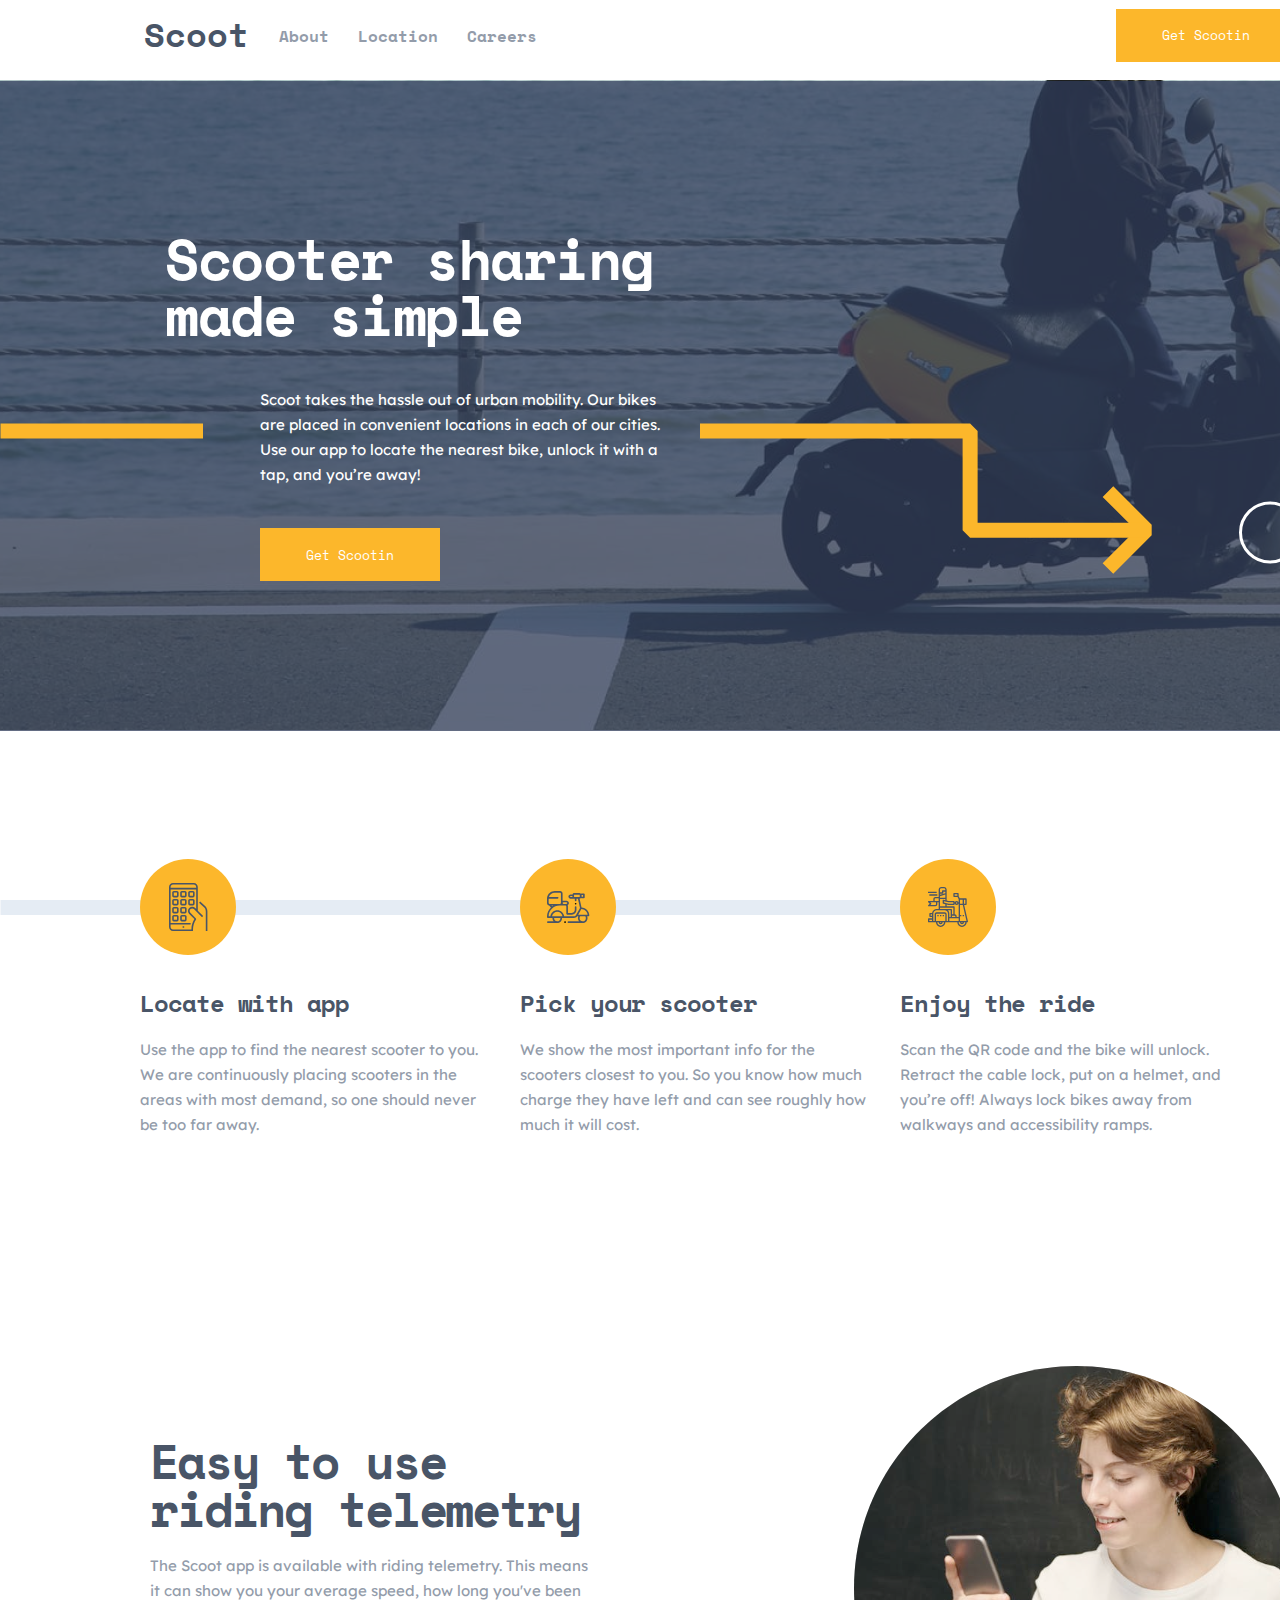
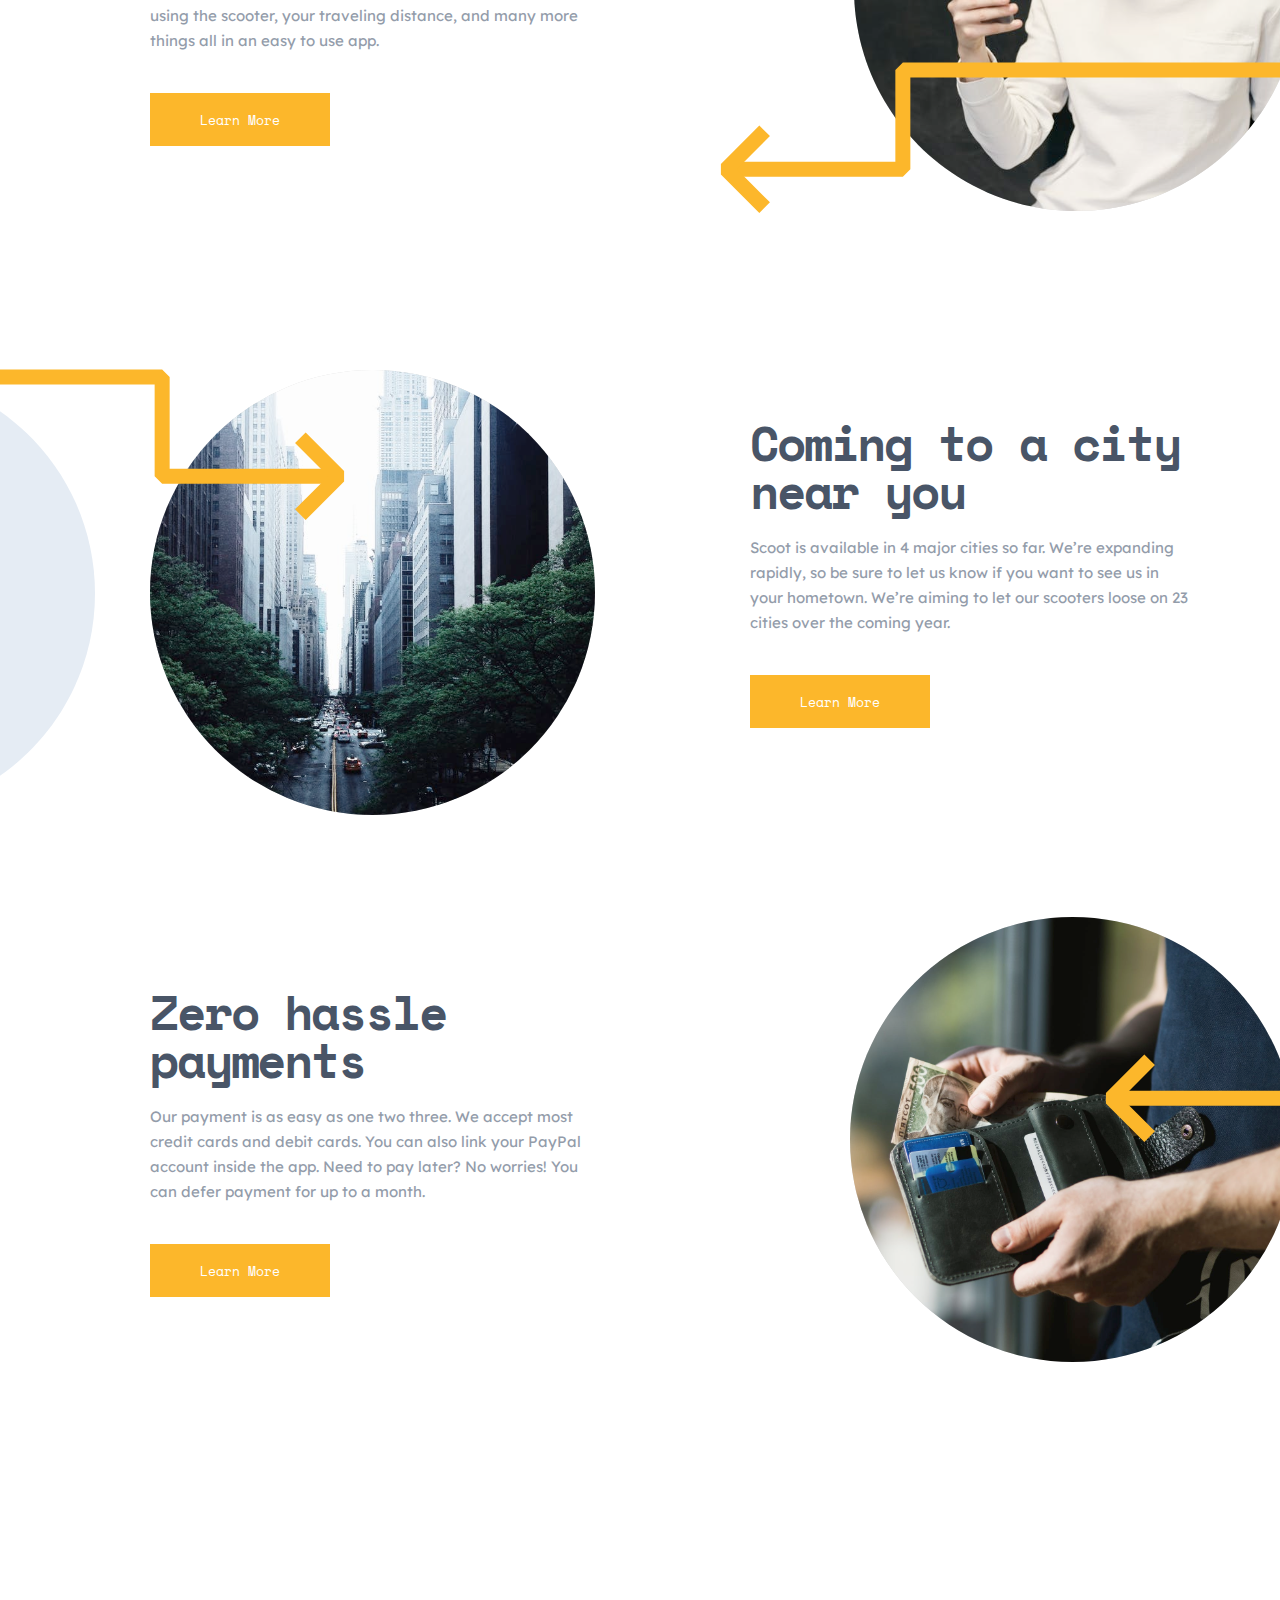
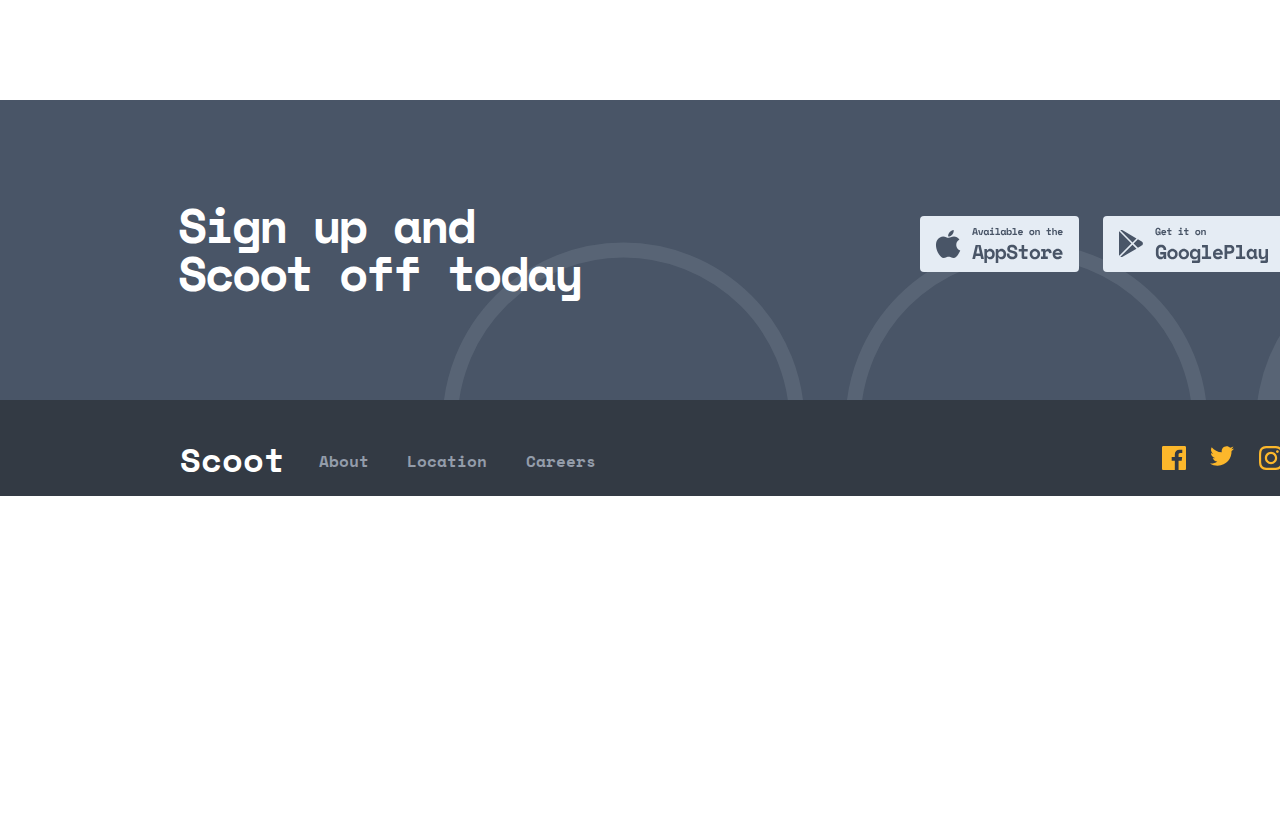
<file: index.html>
<!DOCTYPE html>
<html lang="en">

<head>
    <meta charset="UTF-8">
    <meta http-equiv="X-UA-Compatible" content="IE=edge">
    <meta name="viewport" content="width=device-width, initial-scale=1.0">

    <!-- font google font Space Mono -->
    <link rel="preconnect" href="https://fonts.googleapis.com">
    <link rel="preconnect" href="https://fonts.gstatic.com" crossorigin>
    <link
        href="https://fonts.googleapis.com/css2?family=Abril+Fatface&family=Crimson+Pro:ital,wght@1,800&family=Crimson+Text:wght@700&family=Gentium+Plus:ital@1&family=Libre+Baskerville:wght@700&family=Mulish:wght@300;400;700&family=Noto+Serif:wght@700&family=Nunito:wght@500&family=Open+Sans&family=Poppins:wght@300;500&family=Space+Mono&display=swap"
        rel="stylesheet">

    <!-- font google font Lexend Deca -->
    <link rel="preconnect" href="https://fonts.googleapis.com">
    <link rel="preconnect" href="https://fonts.gstatic.com" crossorigin>
    <link
        href="https://fonts.googleapis.com/css2?family=Abril+Fatface&family=Crimson+Pro:ital,wght@1,800&family=Crimson+Text:wght@700&family=Gentium+Plus:ital@1&family=Lexend+Deca&family=Libre+Baskerville:wght@700&family=Mulish:wght@300;400;700&family=Noto+Serif:wght@700&family=Nunito:wght@500&family=Open+Sans&family=Poppins:wght@300;500&family=Space+Mono&display=swap"
        rel="stylesheet">
    <!-- Main css -->
    <link rel="stylesheet" href="/css/style.min.css">
    <title>Scoot-multi-page-website</title>
</head>

<body>
    <header>
        <div class="container">
            <nav class="nav">

                <h1 class="nav_brand">Scoot</h1>
                <ul class="nav_ul">
                    <li class="nav_ul_item"><a href="/index2.html">About</a></li>
                    <li class="nav_ul_item"><a href="/index4.html">Location</a></li>
                    <li class="nav_ul_item"><a href="/index3.html">Careers</a></li>
                </ul>
                <div class="nav_btn">
                    <button class="nav_btn_item">Get Scootin</button>

            </nav>
    </header>
    <main class="container">
        <div class="main">
            <img src="/images/navimage.png" alt="nav_img" class="main_img">
            <div class="main_img_mask">

            </div>
            <h2 class="main_h2">Scooter sharing made simple</h2>
            <img src="/images/nav-strelka---1.svg" alt="nav-strelka---1" class="main_imgstr1">
            <p class="main_p">Scoot takes the hassle out of urban mobility. Our bikes are placed in convenient locations
                in each of our cities. Use our app to locate the nearest bike, unlock it with a tap, and you’re away!
            </p>
            <img src="/images/nav-strelka---2.svg" alt="nav-strelka---2" class="main_imgstr2">
            <div class="main_btn"></div>
            <button class="main_btn_item2">Get Scootin</button>

<img src="/images/3 ta dumalo 3 chisi yarimi.svg" alt="3tadumaloq" class="main_ellipse">
        </div>



    </main>
    <section class="container">

        <article class="article">
            <img src="/images/border image dumalo background tizu----.svg" alt="" class="article_img">
            <div class="article_capsule">
                <div class="article_capsule-item1">
                    <img src="/images/border img 1.svg" alt="border1" class="article_capsule_item1_img1">
                    <h3 class="article_capsule_item1_h3-1">Locate with app</h3>
                    <p class="article_capsule_item1_p">
                        Use the app to find the nearest scooter to you. We are continuously placing scooters in the
                        areas with most demand, so one should never be too far away.
                    </p>
                </div>

                <div class="article_capsule-item2 ">
                    <img src="/images/border img 2.svg" alt="border1" class="article_capsule_item2_img1">
                    <h3 class="article_capsule_item2_h3-1">Pick your scooter</h3>
                    <p class="article_capsule_item2_p">
                        We show the most important info for the scooters closest to you. So you know how much charge
                        they have left and can see roughly how much it will cost.
                    </p>
                </div>

                <div class="article_capsule-item3">
                    <img src="/images/border img 3.svg" alt="border1" class="article_capsule_item3_img1">
                    <h3 class="article_capsule_item3_h3-1">Enjoy the ride</h3>
                    <p class="article_capsule_item3_p">
                        Scan the QR code and the bike will unlock. Retract the cable lock, put on a helmet, and you’re
                        off! Always lock bikes away from walkways and accessibility ramps.
                    </p>
                </div>
            </div>
        </article>

        <article class="article2">
            <h2 class="article2_h2">Easy to use
                riding telemetry</h2>
            <p class="article2_p">The Scoot app is available with riding telemetry. This means it can show you your
                average speed, how long you've been using the scooter, your traveling distance, and many more things all
                in an easy to use app.</p>
            <div class="article_btn">
                <button class="article2_btn_item">Learn More</button>
            </div>

            <img src="/images/Group 33.svg" alt="girl" class="article2_img_girl">

            <img src="/images/Group 32.svg" alt="strelka" class="article2_strelka1">


            <img src="/images/Bitmap Copy.svg" alt="nature" class="article_img_nature">
            <img src="/images/Group 13 Copy.svg" alt="strelka" class="article2_strelka2">
            <div class="article2_wrap2">
                <h2 class="article2_h2">Coming to a city near you</h2>
                <p class="article2_p">Scoot is available in 4 major cities so far. We’re expanding rapidly, so be sure
                    to let us know if you want to see us in your hometown. We’re aiming to let our scooters loose on 23
                    cities over the coming year.</p>
                <div class="article_btn">
                    <button class="article2_btn_item">Learn More</button>
                </div>
            </div>
                <div class="article2_wrap3">
                    <h2 class="article2_h2">Zero hassle payments</h2>
                    <p class="article2_p">Our payment is as easy as one two three. We accept most credit cards and debit
                        cards. You can also link your PayPal account inside the app. Need to pay later? No worries! You
                        can defer payment for up to a month.</p>
                    <div class="article_btn">
                        <button class="article2_btn_item">Learn More</button>
                    </div>
                    <img src="/images/Group 16.svg" alt="girl" class="article2_img_girl">
                    <img src="/images/Group 32.svg" alt="strelka" class="article2_strelka3">
                </div>
            </div>
            
            <img src="/images/Mask.svg" alt="ellipse" class="article2_ellipse2">
        </article>
        <img src="/images/Mask.svg" alt="ellipse" class="article2_ellipse">
        </article>
    </section>
    <div class="container">
        <footer class="footer">
            <div class="footer_bg_img">

                <h4 class="footer_bg_img_h4">Sign up and <br> Scoot off today</h4>
                <span class="footer_bg_img_play"><img src="/images/Group 28.svg" alt="applestore"> <img
                        src="/images/Group 29.svg" alt="google"></span>
            </div>
            <div class="footer_bg2">
                <h1 class="nav_brand">Scoot</h1>
                <ul class="nav_ul">
                    <li class="nav_ul_item"><a href="#">About</a></li>
                    <li class="nav_ul_item"><a href="#">Location</a></li>
                    <li class="nav_ul_item"><a href="#">Careers</a></li>
                </ul>
            </div>
            <div class="footer_icons">
                <ul class="footer_icons_ul">
                    <li class="footer_icons_ul_item"><img src="/images/Path.svg" alt="facebook"
                            class="footer_icons_ul_item_img"></li>
                    <li class="footer_icons_ul_item"><img src="/images/Path (1).svg" alt="twitter"  class="footer_icons_ul_item_img"></li>
                    <li class="footer_icons_ul_item"><img src="/images/Shape.svg" alt="instargeam"  class="footer_icons_ul_item_img"></li>
                </ul>
            </div>

        </footer>
    </div>
    </div>
</body>

</html>
</file>
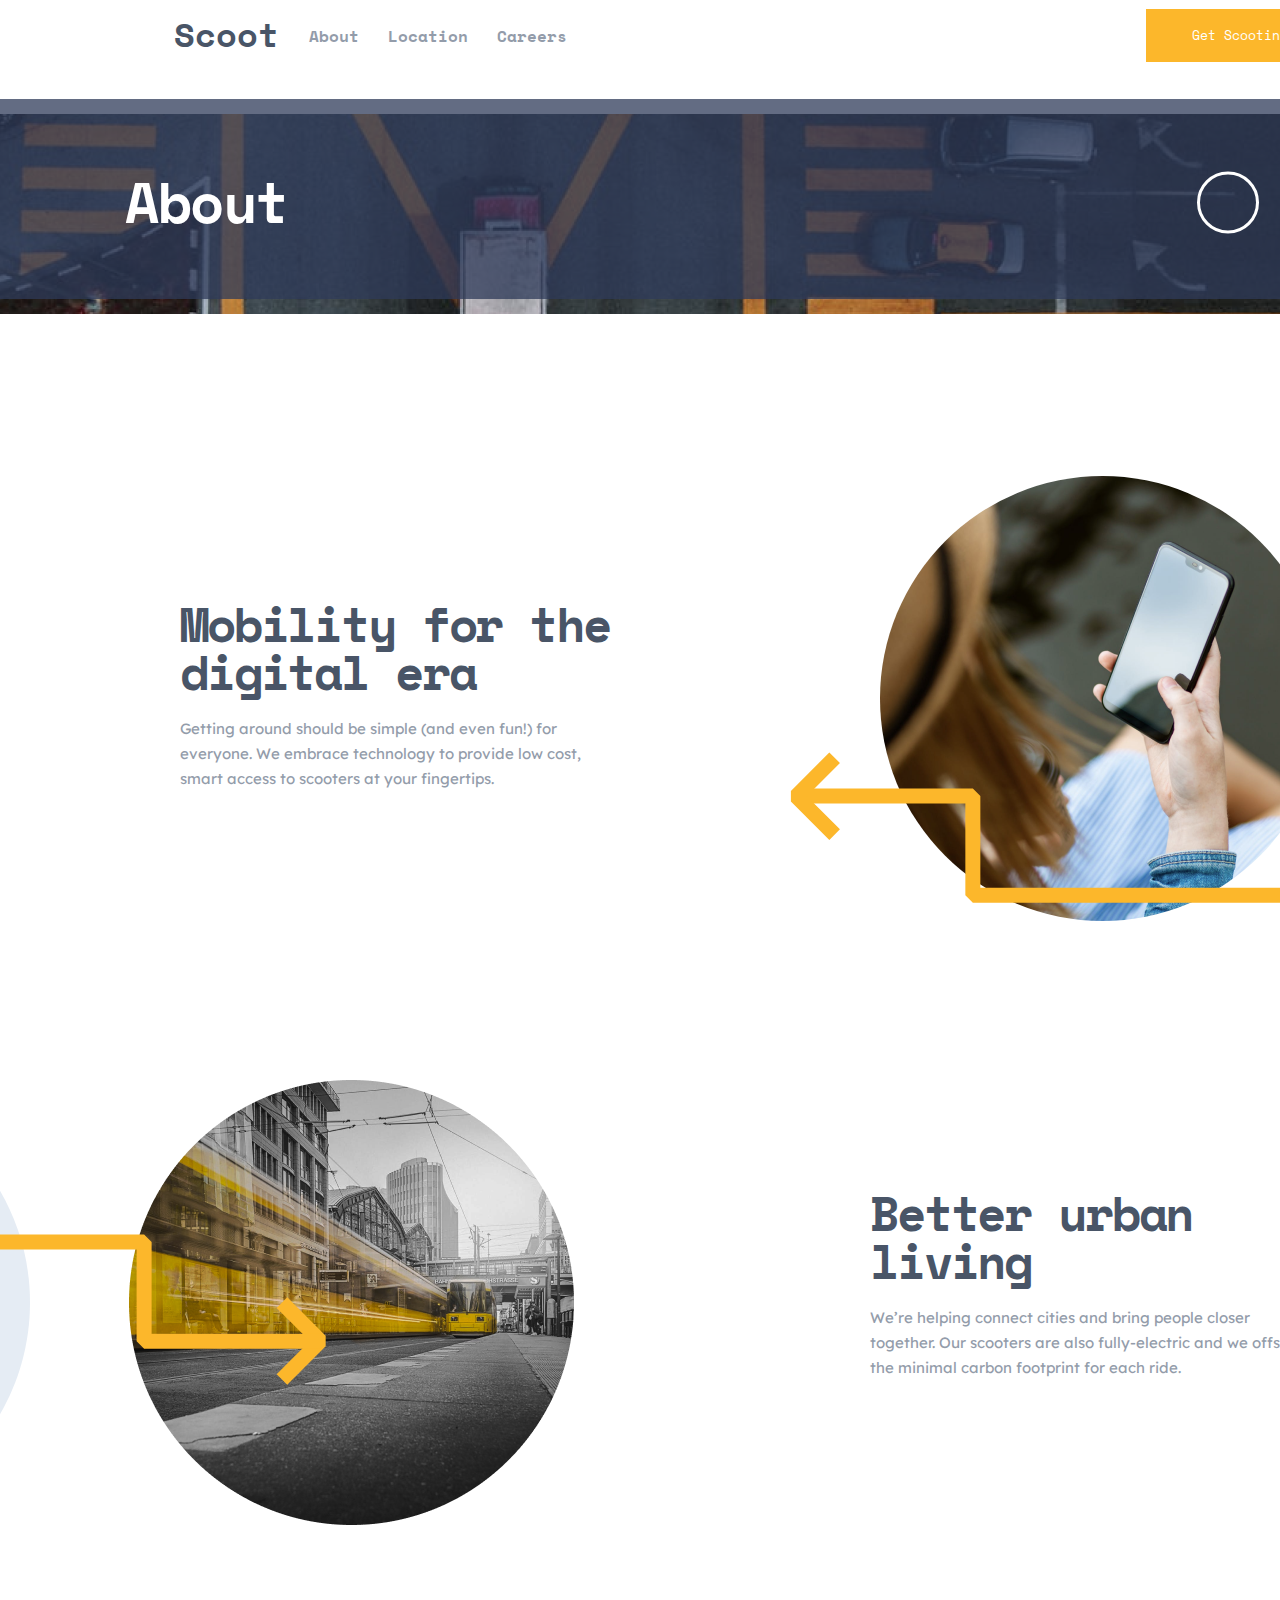
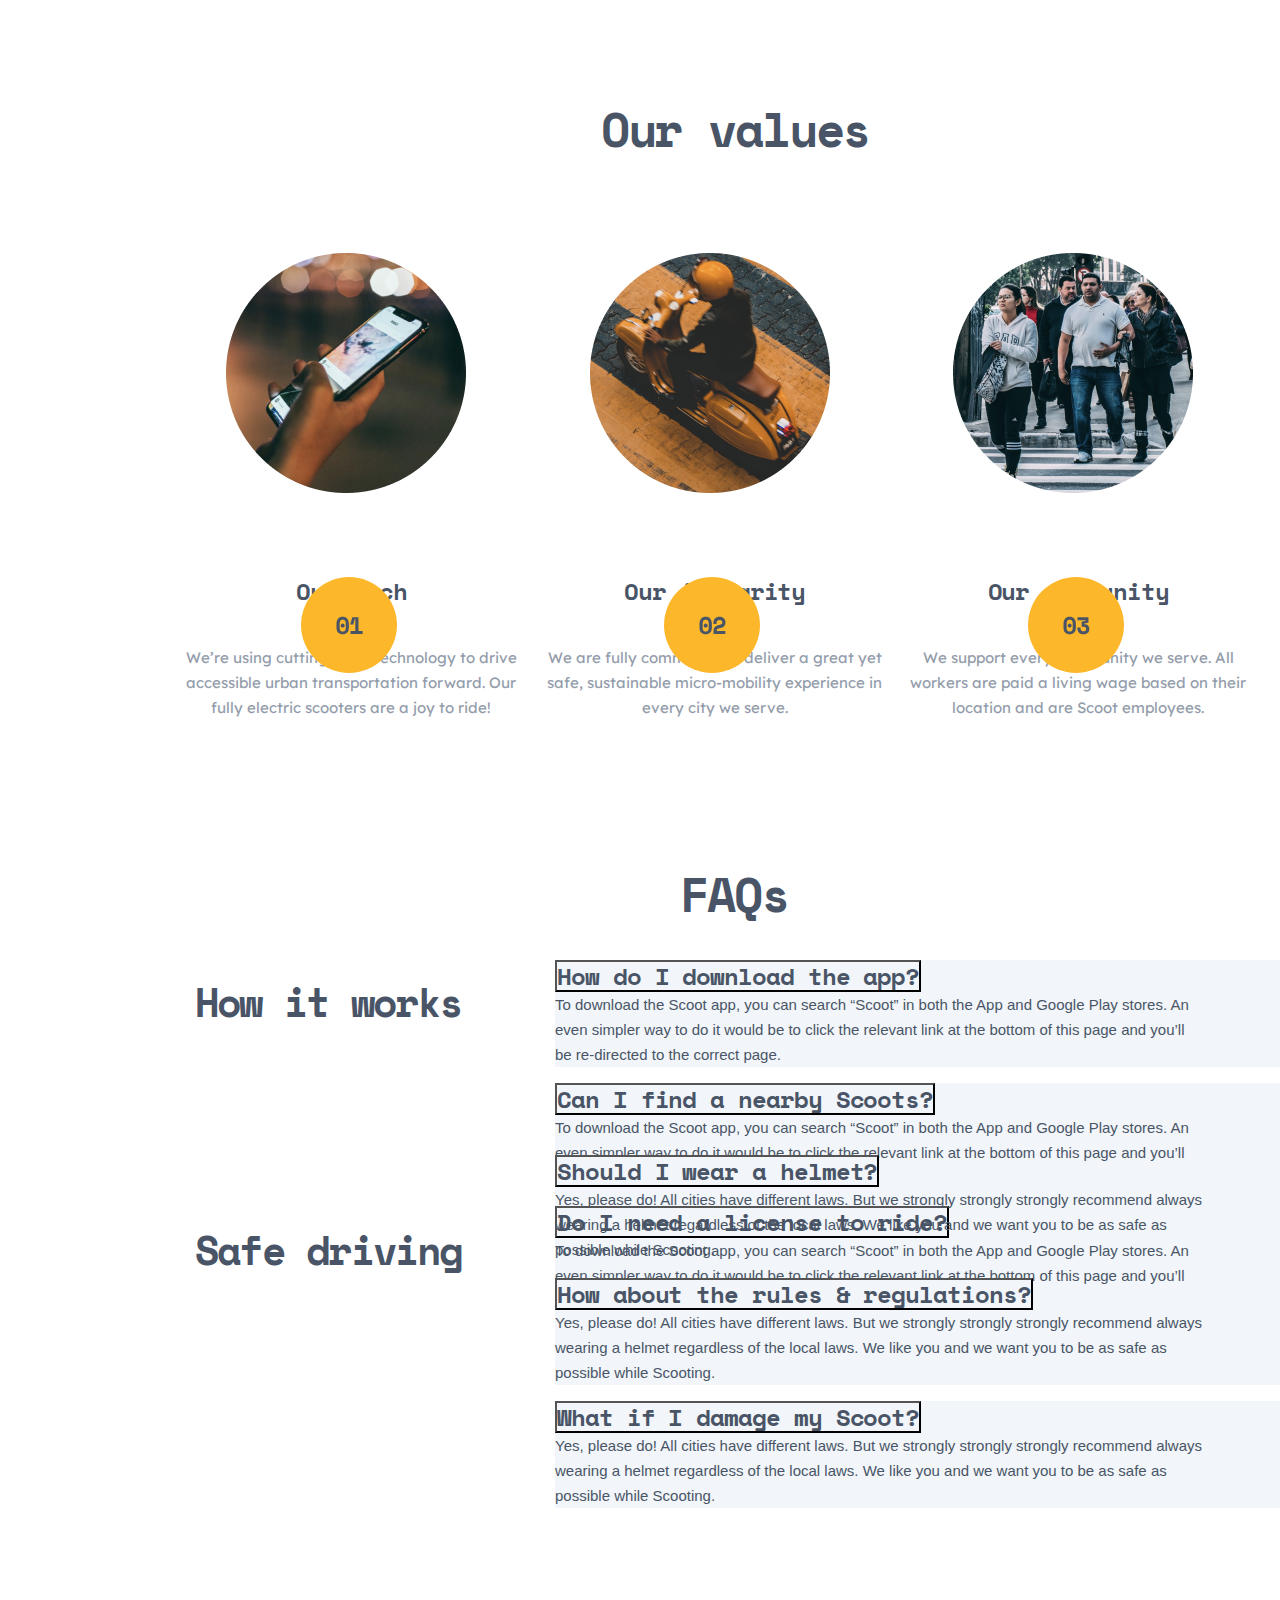
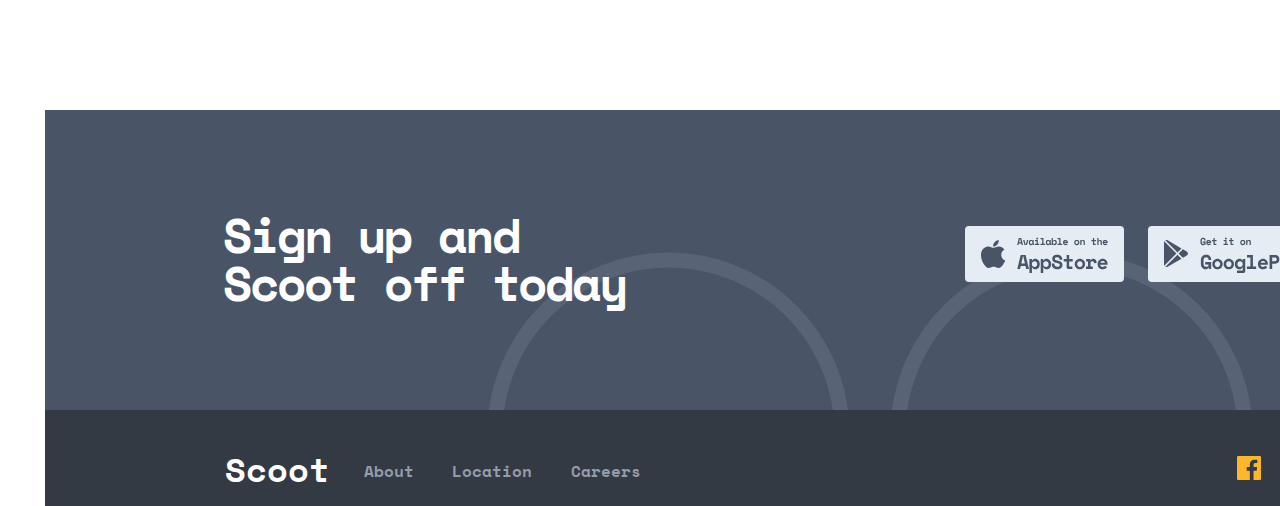
<file: index2.html>
<!DOCTYPE html>
<html lang="en">

<head>
    <meta charset="UTF-8">
    <meta http-equiv="X-UA-Compatible" content="IE=edge">
    <meta name="viewport" content="width=device-width, initial-scale=1.0">
    <!-- Main css -->
    <link rel="stylesheet" href="/css/style2.min.css">
    <!-- Bootstrap  -->
    <!-- CSS only -->
<link href="https://cdn.jsdelivr.net/npm/bootstrap@5.2.0/dist/css/bootstrap.min.css" rel="stylesheet" integrity="sha384-gH2yIJqKdNHPEq0n4Mqa/HGKIhSkIHeL5AyhkYV8i59U5AR6csBvApHHNl/vI1Bx" crossorigin="anonymous">
    <!-- font google font Space Mono -->
    <link rel="preconnect" href="https://fonts.googleapis.com">
    <link rel="preconnect" href="https://fonts.gstatic.com" crossorigin>
    <link
        href="https://fonts.googleapis.com/css2?family=Abril+Fatface&family=Crimson+Pro:ital,wght@1,800&family=Crimson+Text:wght@700&family=Gentium+Plus:ital@1&family=Libre+Baskerville:wght@700&family=Mulish:wght@300;400;700&family=Noto+Serif:wght@700&family=Nunito:wght@500&family=Open+Sans&family=Poppins:wght@300;500&family=Space+Mono&display=swap"
        rel="stylesheet">

    <!-- font google font Lexend Deca -->
    <link rel="preconnect" href="https://fonts.googleapis.com">
    <link rel="preconnect" href="https://fonts.gstatic.com" crossorigin>
    <link
        href="https://fonts.googleapis.com/css2?family=Abril+Fatface&family=Crimson+Pro:ital,wght@1,800&family=Crimson+Text:wght@700&family=Gentium+Plus:ital@1&family=Lexend+Deca&family=Libre+Baskerville:wght@700&family=Mulish:wght@300;400;700&family=Noto+Serif:wght@700&family=Nunito:wght@500&family=Open+Sans&family=Poppins:wght@300;500&family=Space+Mono&display=swap"
        rel="stylesheet">

    <title>About</title>
</head>

<body>
    <header>
        <div class="container">
            <nav class="navv">

                <h1 class="navv_brand">Scoot</h1>
                <ul class="navv_ul">
                    <li class="navv_ul_item"><a href="/index.html">About</a></li>
                    <li class="navv_ul_item"><a href="/index4.html">Location</a></li>
                    <li class="navv_ul_item"><a href="/index3.html">Careers</a></li>
                </ul>
                <div class="navv_btn">
                    <button class="navv_btn_item">Get Scootin</button>

            </nav>
    </header>
    <main class="container">
        <div class="main">
            <img src="/images/nav background image 2.png" alt="nav_img" class="main_img">
            <div class="main_img_mask">
            </div>
            <h2 class="main_h2">About</h2>
            <img src="/images/3 ta dumalo 3 chisi yarimi.svg" alt="3tadumaloq" class="main_ellipse">
        </div>
    </main>
    <section class="container">
<article class="article">
<h3 class="article_h3">Mobility for the digital era</h3>
<p class="article_p">Getting around should be simple (and even fun!) for everyone. We embrace technology to provide low cost, smart access to scooters at your fingertips.</p>
<img src="/images/image dumalo emas 4.png" alt="girl" class="article_img_girl">
<img src="/images/strelka rasm1.svg" alt="strelka" class="article_strelka"></img>
<img src="/images/Mask (2).svg" alt="ellipse" class="article_ellipse">

<img src="/images/image dumalo5.png" alt="nature" class="article_img_nature">
<img src="/images/nav-strelka---2.svg" alt="strelka" class="article_strelka2">
<img src="/images/Mask (2).svg" alt="ellipse" class="article_ellipse2">
</article>
<div class="article_r">
    <h3 class="article_h3">Better urban living</h3>
<p class="article_p">We’re helping connect cities and bring people closer together. Our scooters are also fully-electric and we offset the minimal carbon footprint for each ride.</p>
</div>
<article class="article2">
<h4 class="article2_h4">Our values</h4>
<div class="article2_q">
    <div class="article2_q_1">
<img src="/images/border 1 image dumalo1.png" alt="img1" class="article2_q_1_img1">
<img src="/images/border 1.svg" alt="img1" class="article2_q_1_b1">
<h5 class="article2_q_1_h5">Our tech</h5>
<p class="article2_q_1_p">We’re using cutting edge technology to drive accessible urban transportation forward. Our fully electric scooters are a joy to ride!</p>
    </div>

    <div class="article2_q_1">
        <img src="/images/border 2 image dumalo2.png" alt="img1" class="article2_q_1_img1">
        <img src="/images/border 2.svg" alt="img1" class="article2_q_1_b1">
        <h5 class="article2_q_1_h5">Our integrity</h5>
        <p class="article2_q_1_p">We are fully committed to deliver a great yet safe, sustainable micro-mobility experience in every city we serve.</p>
            </div>

            <div class="article2_q_1">
                <img src="/images/border 3 image dumalo3.png" alt="img1" class="article2_q_1_img1">
                <img src="/images/border 3.svg" alt="img1" class="article2_q_1_b1">
                <h5 class="article2_q_1_h5">Our community</h5>
                <p class="article2_q_1_p">We support every community we serve. All workers are paid a living wage based on their location and are Scoot employees.</p>
                    </div>
</div>

<article class="article3">
<h5 class="article3_h5">FAQs</h5>
<h6 class="article3_h6">How it works</h6>
<h6 class="article3_h61">Safe driving</h6>
<div class="accordion" id="accordionExample">
    <div class="accordion-item">
      <h2 class="accordion-header" id="headingOne">
        <button class="accordion-button" type="button" data-bs-toggle="collapse" data-bs-target="#collapseOne" aria-expanded="true" aria-controls="collapseOne">
            How do I download the app?
        </button>
      </h2>
      <div id="collapseOne" class="accordion-collapse collapse show" aria-labelledby="headingOne" data-bs-parent="#accordionExample">
        <div class="accordion-body">
            To download the Scoot app, you can search “Scoot” in both the App and Google Play stores. An even simpler way to do it would be to click the relevant link at the bottom of this page and you’ll be re-directed to the correct page.
        </div>
      </div>
    </div>
    <div class="accordion-item">
      <h2 class="accordion-header" id="headingTwo">
        <button class="accordion-button collapsed" type="button" data-bs-toggle="collapse" data-bs-target="#collapseTwo" aria-expanded="false" aria-controls="collapseTwo">
            Can I find a nearby Scoots?
        </button>
      </h2>
      <div id="collapseTwo" class="accordion-collapse collapse" aria-labelledby="headingTwo" data-bs-parent="#accordionExample">
        <div class="accordion-body">
            To download the Scoot app, you can search “Scoot” in both the App and Google Play stores. An even simpler way to do it would be to click the relevant link at the bottom of this page and you’ll be re-directed to the correct page.
        </div>
      </div>
    </div>
    <div class="accordion-item">
      <h2 class="accordion-header" id="headingThree">
        <button class="accordion-button collapsed" type="button" data-bs-toggle="collapse" data-bs-target="#collapseThree" aria-expanded="false" aria-controls="collapseThree">
            Do I need a license to ride?
        </button>
      </h2>
      <div id="collapseThree" class="accordion-collapse collapse" aria-labelledby="headingThree" data-bs-parent="#accordionExample">
        <div class="accordion-body">
            To download the Scoot app, you can search “Scoot” in both the App and Google Play stores. An even simpler way to do it would be to click the relevant link at the bottom of this page and you’ll be re-directed to the correct page.
        </div>
      </div>
    </div>
  </div>
</div>

<div class="accordion" id="accordionExample">
    <div class="accordion-item">
      <h2 class="accordion-header" id="headingOne">
        <button class="accordion-button" type="button" data-bs-toggle="collapse" data-bs-target="#collapseOne" aria-expanded="true" aria-controls="collapseOne">
            Should I wear a helmet?
        </button>
      </h2>
      <div id="collapseOne" class="accordion-collapse collapse show" aria-labelledby="headingOne" data-bs-parent="#accordionExample">
        <div class="accordion-body">
            Yes, please do! All cities have different laws. But we strongly strongly strongly recommend always wearing a helmet regardless of the local laws. We like you and we want you to be as safe as possible while Scooting.
        </div>
      </div>
    </div>
    <div class="accordion-item">
      <h2 class="accordion-header" id="headingTwo">
        <button class="accordion-button collapsed" type="button" data-bs-toggle="collapse" data-bs-target="#collapseTwo" aria-expanded="false" aria-controls="collapseTwo">
            How about the rules & regulations?
        </button>
      </h2>
      <div id="collapseTwo" class="accordion-collapse collapse" aria-labelledby="headingTwo" data-bs-parent="#accordionExample">
        <div class="accordion-body">
            Yes, please do! All cities have different laws. But we strongly strongly strongly recommend always wearing a helmet regardless of the local laws. We like you and we want you to be as safe as possible while Scooting.
        </div>
      </div>
    </div>
    <div class="accordion-item">
      <h2 class="accordion-header" id="headingThree">
        <button class="accordion-button collapsed" type="button" data-bs-toggle="collapse" data-bs-target="#collapseThree" aria-expanded="false" aria-controls="collapseThree">
            What if I damage my Scoot?
        </button>
      </h2>
      <div id="collapseThree" class="accordion-collapse collapse" aria-labelledby="headingThree" data-bs-parent="#accordionExample">
        <div class="accordion-body">
            Yes, please do! All cities have different laws. But we strongly strongly strongly recommend always wearing a helmet regardless of the local laws. We like you and we want you to be as safe as possible while Scooting.
        </div>
      </div>
    </div>
  </div>
</div>


</div>
</div>
</div>
</div>
</article>
<div class="container">
    <footer class="footer">
        <div class="footer_bg_img">

            <h4 class="footer_bg_img_h4">Sign up and <br> Scoot off today</h4>
            <span class="footer_bg_img_play"><img src="/images/Group 28.svg" alt="applestore"> <img
                    src="/images/Group 29.svg" alt="google"></span>
        </div>
        <div class="footer_bg2">
            <h1 class="navv_brand">Scoot</h1>
            <ul class="navv_ul">
                <li class="navv_ul_item"><a href="#">About</a></li>
                <li class="navv_ul_item"><a href="#">Location</a></li>
                <li class="navv_ul_item"><a href="#">Careers</a></li>
            </ul>
        </div>
        <div class="footer_icons">
            <ul class="footer_icons_ul">
                <li class="footer_icons_ul_item"><img src="/images/Path.svg" alt="facebook"
                        class="footer_icons_ul_item_img"></li>
                <li class="footer_icons_ul_item"><img src="/images/Path (1).svg" alt="twitter"  class="footer_icons_ul_item_img"></li>
                <li class="footer_icons_ul_item"><img src="/images/Shape.svg" alt="instargeam"  class="footer_icons_ul_item_img"></li>
            </ul>
        </div>

    </footer>
</div>
</div>
    </section>
</body>
<!-- JavaScript Bundle with Popper -->
<script src="https://cdn.jsdelivr.net/npm/bootstrap@5.2.0/dist/js/bootstrap.bundle.min.js" integrity="sha384-A3rJD856KowSb7dwlZdYEkO39Gagi7vIsF0jrRAoQmDKKtQBHUuLZ9AsSv4jD4Xa" crossorigin="anonymous"></script>

</html>
</file>
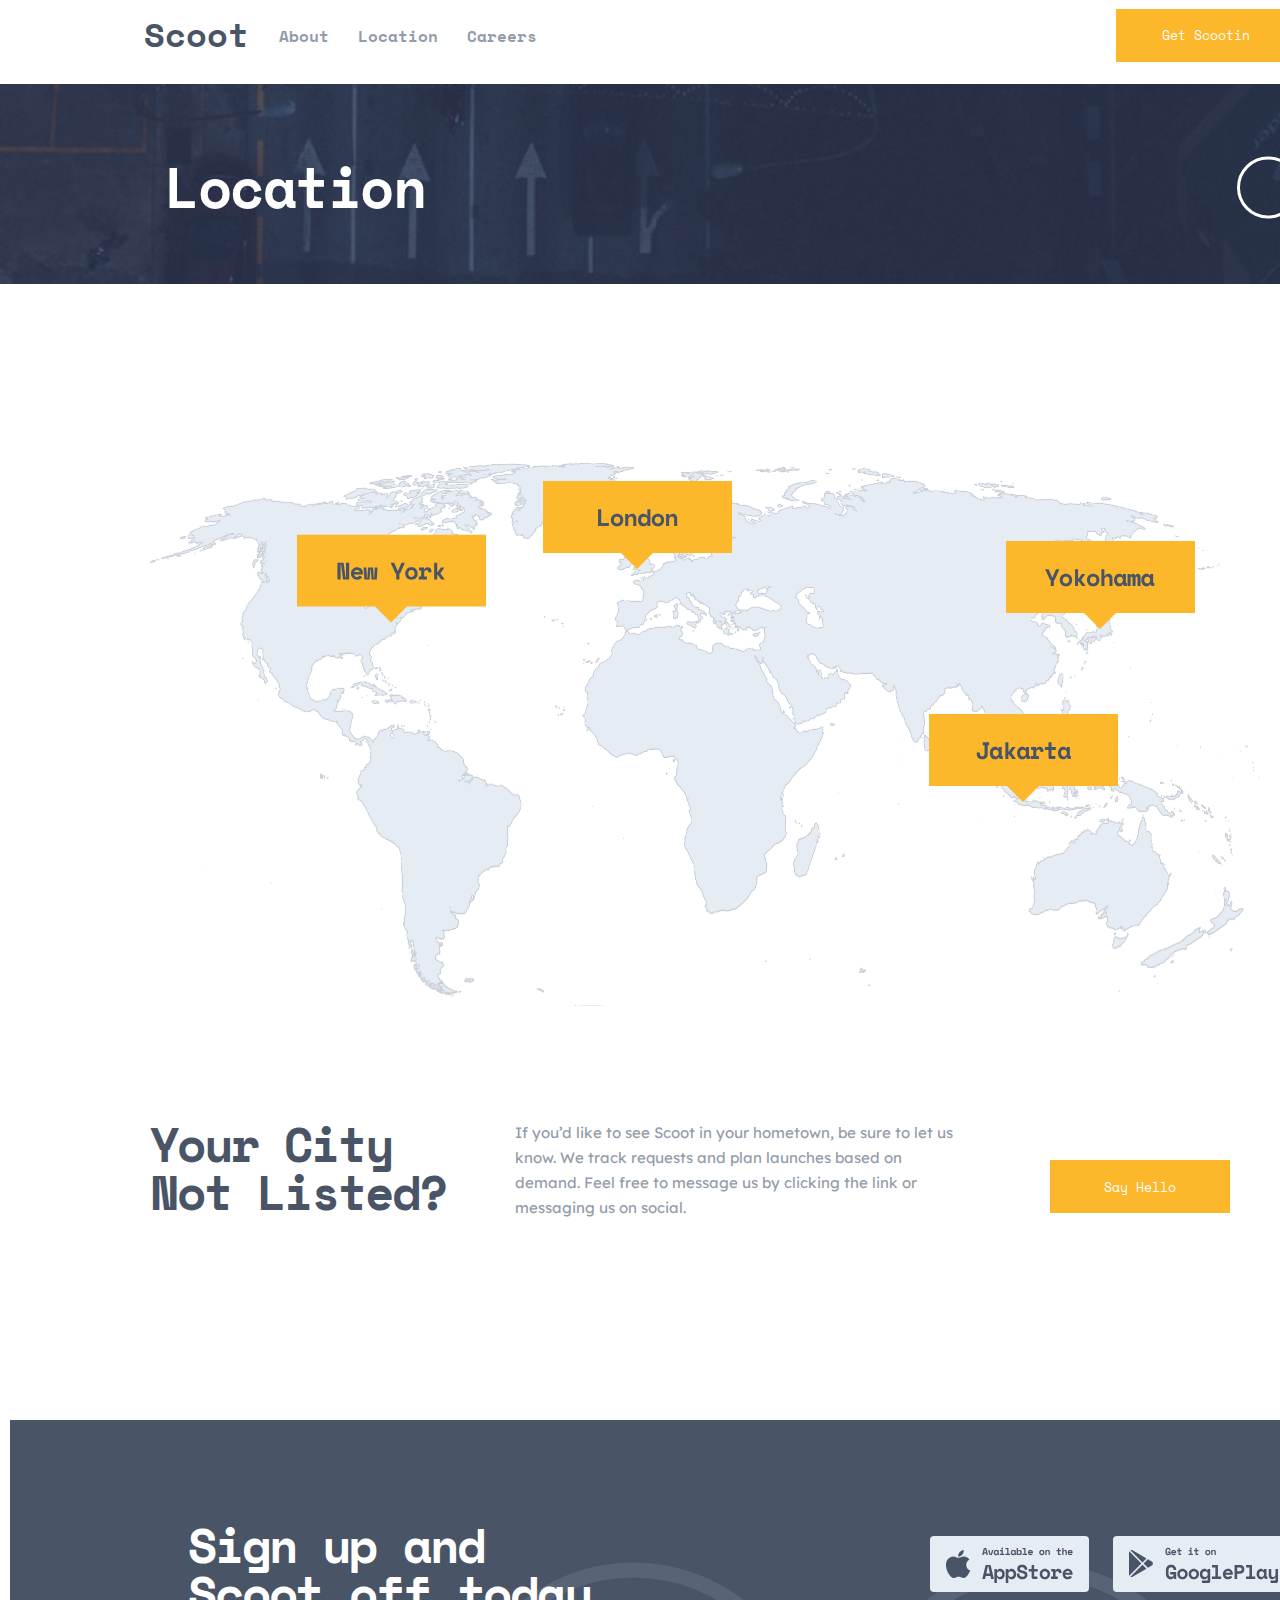
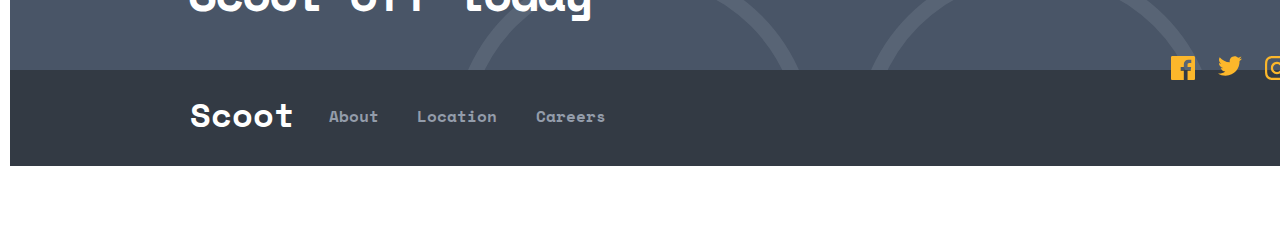
<file: index4.html>
<!DOCTYPE html>
<html lang="en">

<head>
    <meta charset="UTF-8">
    <meta http-equiv="X-UA-Compatible" content="IE=edge">
    <meta name="viewport" content="width=device-width, initial-scale=1.0">

    <!-- font google font Space Mono -->
    <link rel="preconnect" href="https://fonts.googleapis.com">
    <link rel="preconnect" href="https://fonts.gstatic.com" crossorigin>
    <link
        href="https://fonts.googleapis.com/css2?family=Abril+Fatface&family=Crimson+Pro:ital,wght@1,800&family=Crimson+Text:wght@700&family=Gentium+Plus:ital@1&family=Libre+Baskerville:wght@700&family=Mulish:wght@300;400;700&family=Noto+Serif:wght@700&family=Nunito:wght@500&family=Open+Sans&family=Poppins:wght@300;500&family=Space+Mono&display=swap"
        rel="stylesheet">

    <!-- font google font Lexend Deca -->
    <link rel="preconnect" href="https://fonts.googleapis.com">
    <link rel="preconnect" href="https://fonts.gstatic.com" crossorigin>
    <link
        href="https://fonts.googleapis.com/css2?family=Abril+Fatface&family=Crimson+Pro:ital,wght@1,800&family=Crimson+Text:wght@700&family=Gentium+Plus:ital@1&family=Lexend+Deca&family=Libre+Baskerville:wght@700&family=Mulish:wght@300;400;700&family=Noto+Serif:wght@700&family=Nunito:wght@500&family=Open+Sans&family=Poppins:wght@300;500&family=Space+Mono&display=swap"
        rel="stylesheet">
    <!-- Main css -->
    <link rel="stylesheet" href="/css/style4.min.css">
    <title>Location</title>
</head>

<body>
    <header>
        <div class="container">
            <nav class="nav">

                <h1 class="nav_brand">Scoot</h1>
                <ul class="nav_ul">
                    <li class="nav_ul_item"><a href="/index2.html">About</a></li>
                    <li class="nav_ul_item"><a href="/index.html">Location</a></li>
                    <li class="nav_ul_item"><a href="/index3.html">Careers</a></li>
                </ul>
                <div class="nav_btn">
                    <button class="nav_btn_item">Get Scootin</button>
                </div>

            </nav>
    </header>
    <main class="container">
        <div class="main">
            <img src="/images/nav background image 3.png" alt="nav_img" class="main_img">
            <div class="main_img_mask">
            </div>
            <h2 class="main_h2">Location</h2>
           
            <img src="/images/3 ta dumalo 3 chisi yarimi.svg" alt="3tadumaloq" class="main_ellipse">
        <img src="/images/Group 7 (1).svg" alt="yer" class="main_imgg">
        </div>
    </main>
    <section class="container">
        <article class="article">
            <h2 class="article_h2">Your City Not Listed?</h2>
            <p class="article_p">If you’d like to see Scoot in your hometown, be sure to let us know. We track requests and plan launches based on demand. Feel free to message us by clicking the link or messaging us on social.</p>
            <div class="article_btn">
                <button class="article_btn_item">Say Hello</button>
            </div>
    </section>
    <div class="container">
        <footer class="footer">
            <div class="footer_bg_img">
    
                <h4 class="footer_bg_img_h4">Sign up and <br> Scoot off today</h4>
                <span class="footer_bg_img_play"><img src="/images/Group 28.svg" alt="applestore"> <img
                        src="/images/Group 29.svg" alt="google"></span>
            </div>
            <div class="footer_bg2">
                <h1 class="nav_brand">Scoot</h1>
                <ul class="nav_ul">
                    <li class="nav_ul_item"><a href="#">About</a></li>
                    <li class="nav_ul_item"><a href="#">Location</a></li>
                    <li class="nav_ul_item"><a href="#">Careers</a></li>
                </ul>
            </div>
            <div class="footer_icons">
                <ul class="footer_icons_ul">
                    <li class="footer_icons_ul_item"><img src="/images/Path.svg" alt="facebook"
                            class="footer_icons_ul_item_img"></li>
                    <li class="footer_icons_ul_item"><img src="/images/Path (1).svg" alt="twitter"  class="footer_icons_ul_item_img"></li>
                    <li class="footer_icons_ul_item"><img src="/images/Shape.svg" alt="instargeam"  class="footer_icons_ul_item_img"></li>
                </ul>
            </div>
    
        </footer>
    </div>
    </div>
                            <body>
    
                                <head>
</file>
<file: css/style.min.css>
*{margin:0;padding:0;box-sizing:border-box;font-family:sans-serif}body{overflow-x:hidden}header{width:100%}.container{width:1440px;height:300px;margin:0 auto}.nav{width:80%;height:70px;margin:0 auto}.nav_brand{font-family:"Space Mono",monospace;color:#495567;height:68.5599994659px;width:107.8171463013px;font-size:34px;display:flex;align-items:center;font-weight:bold}.nav_ul{display:flex;justify-content:space-around;width:25%;margin-left:120px}.nav_ul_item{list-style:none;margin-top:-45px}.nav_ul_item a{text-decoration:none;color:#939caa;font-family:Space Mono;font-weight:550}.nav_ul_item a:hover{color:#fcb72b}.nav_btn{margin-left:972px;margin-top:-60px}.nav_btn_item{width:180px;height:53px;background-color:#fcb72b;border:none;color:#fff;font-family:Space Mono}.nav_btn_item:hover{background-color:#fff;color:#fcb72b;border:2px solid #fcb72b}.main_img{margin-top:-220px}.main_img_mask{width:1440px;height:650px;background-color:#2f3b59;opacity:75%;margin-top:-653px}.main_h2{position:relative;color:#fff;font-family:Space Mono;font-size:56px;font-weight:700;line-height:56px;letter-spacing:-1.5px;text-align:left;height:112px;width:500px;left:165px;top:-500px}.main_imgstr1{position:relative;top:-420px}.main_p{position:relative;font-family:Lexend Deca;font-size:15px;font-weight:400;line-height:25px;letter-spacing:0px;text-align:left;height:100px;width:405px;left:260px;top:-476px;color:#fff}.main_imgstr2{position:relative;top:-540px;left:700px}.main_btn{position:relative;margin-top:-590px}.main_btn_item2{position:relative;width:180px;height:53px;background-color:#fcb72b;border:none;color:#fff;font-family:Space Mono;left:260px}.main_btn_item2:hover{background-color:#fff;color:#fcb72b;border:2px solid #fcb72b}.main_ellipse{margin-left:1239px;position:relative;top:-80px}.article_img{margin-top:300px}.article_capsule{display:flex;justify-content:space-around}.article_capsule_item1_img1{margin-left:-50px;margin-top:-60px}.article_capsule_item1_h3-1{font-family:"Space Mono",monospace;font-size:24px;font-weight:700;line-height:28px;letter-spacing:-1.0714285374px;text-align:left;height:28px;width:350px;margin-left:-50px;margin-top:30px;color:#495567}.article_capsule_item1_p{font-family:Lexend Deca;font-size:15px;font-weight:400;line-height:25px;letter-spacing:0px;text-align:left;height:100px;width:350px;color:#939caa;margin-top:20px;margin-left:-50px}.article_capsule_item2{margin-left:-1130px}.article_capsule_item2_img1{margin-top:-60px;margin-left:-350px}.article_capsule_item2_h3-1{font-family:"Space Mono",monospace;font-size:24px;font-weight:700;line-height:28px;letter-spacing:-1.0714285374px;text-align:left;height:28px;width:350px;margin-left:-350px;margin-top:30px;color:#495567}.article_capsule_item2_p{font-family:Lexend Deca;font-size:15px;font-weight:400;line-height:25px;letter-spacing:0px;text-align:left;height:100px;width:350px;color:#939caa;margin-top:20px;margin-left:-350px}.article_capsule_item3{margin-left:-1130px}.article_capsule_item3_img1{margin-top:-60px;margin-left:-350px}.article_capsule_item3_h3-1{font-family:"Space Mono",monospace;font-size:24px;font-weight:700;line-height:28px;letter-spacing:-1.0714285374px;text-align:left;height:28px;width:350px;margin-left:-350px;margin-top:30px;color:#495567}.article_capsule_item3_p{font-family:Lexend Deca;font-size:15px;font-weight:400;line-height:25px;letter-spacing:0px;text-align:left;height:100px;width:350px;color:#939caa;margin-top:20px;margin-left:-350px}.article2{margin-left:150px;margin-top:300px}.article2_h2{font-family:"Space Mono",monospace;color:#495567;font-size:48px;font-weight:700;line-height:48px;letter-spacing:-2.1428570747px;text-align:left;height:96px;width:445px}.article2_p{font-family:Lexend Deca;font-size:15px;font-weight:400;line-height:25px;letter-spacing:0px;text-align:left;height:100px;width:445px;color:#939caa;margin-top:20px}.article2_btn_item{position:relative;width:180px;height:53px;background-color:#fcb72b;border:none;color:#fff;font-family:Space Mono;top:40px}.article2_btn_item:hover{background-color:#fff;color:#fcb72b;border:2px solid #fcb72b}.article2_ellipse{position:relative;left:1370px;top:-2200px;z-index:-1}.article2_ellipse2{position:relative;left:-660;top:-1150px;z-index:-1;margin-left:-500px}.article2_img_girl{margin-left:700px;margin-top:-340px}.article2_strelka1{margin-left:570px;top:-153px;position:relative}.article2_strelka2{position:relative;top:-295px;left:-995px}.article2_wrap2{margin-left:600px;margin-top:-400px}.article2_wrap3{margin-top:300px}.article2_strelka3{position:relative;top:-375px;left:955px}.footer_bg_img{background:url(/images/www.svg) no-repeat;width:1440px;height:300px;margin-top:2400px}.footer_bg_img_h4{height:96px;width:415px;left:178px;top:101px;font-family:Space Mono;font-size:48px;font-weight:700;line-height:48px;letter-spacing:-2.1428570747px;text-align:left;color:#fff;position:relative}.footer_bg_img_play{margin-left:900px;position:relative;top:20px}.footer_bg_img_play img{margin-left:20px}.footer_bg2{width:1440px;height:96px;background-color:#333a44;padding-left:180px;padding-top:25px}.footer_bg2 h1{color:#fff}.footer_icons{margin-left:1150px;margin-top:-50px}.footer_icons_ul{display:flex;justify-content:space-around;width:50%}.footer_icons_ul_item{list-style:none}.footer_icons_ul_item_img:hover{background-color:#fff}.footer_icons_ul_item:hover{color:#fff}/*# sourceMappingURL=style.min.css.map */
</file>
<file: css/style2.min.css>
*{margin:0;padding:0;box-sizing:border-box;font-family:sans-serif}body{overflow-x:hidden}header{width:100%}.container{width:1440px;height:300px;margin:0 auto;margin-left:30px}.navv{width:80%;height:70px;margin:0 auto}.navv_brand{font-family:"Space Mono",monospace;color:#495567;height:68.5599994659px;width:107.8171463013px;font-size:34px;display:flex;align-items:center;font-weight:bold}.navv_ul{display:flex;justify-content:space-around;width:25%;margin-left:120px}.navv_ul_item{list-style:none;margin-top:-45px}.navv_ul_item a{text-decoration:none;color:#939caa;font-family:Space Mono;font-weight:550}.navv_ul_item a:hover{color:#fcb72b}.navv_btn{margin-left:972px;margin-top:-60px}.navv_btn_item{width:180px;height:53px;background-color:#fcb72b;border:none;color:#fff;font-family:Space Mono}.navv_btn_item:hover{background-color:#fff;color:#fcb72b;border:2px solid #fcb72b}.main{margin-left:-70px}.main_img{margin-top:-220px}.main_img_mask{width:1440px;height:200px;background-color:#2f3b59;opacity:75%;margin-top:-219px}.main_h2{position:relative;color:#fff;font-family:Space Mono;font-size:56px;font-weight:700;line-height:56px;letter-spacing:-1.5px;text-align:left;height:112px;width:500px;left:165px;top:-125px}.main_ellipse{margin-left:1237px;top:-240px;position:relative}.article{margin-left:150px}.article_h3{font-family:"Space Mono",monospace;color:#495567;font-size:48px;font-weight:700;line-height:48px;letter-spacing:-2.1428570747px;text-align:left;height:96px;width:445px}.article_p{font-family:Lexend Deca;font-size:15px;font-weight:400;line-height:25px;letter-spacing:0px;text-align:left;height:100px;width:445px;color:#939caa;margin-top:20px}.article_ellipse{position:relative;left:1200px;top:-600px;z-index:-1}.article_img_girl{margin-left:700px;margin-top:-340px;border-radius:50%;-webkit-border-radius:50%;-moz-border-radius:50%;-ms-border-radius:50%;-o-border-radius:50%}.article_strelka{margin-left:610px;top:-173px;position:relative}.article_img_nature{margin-left:-500px}.article_strelka2{position:relative;top:-140px;left:-705px}.article_ellipse2{margin-left:-1450px}.article_r{margin-left:840px;margin-top:-340px}.article2{width:1110px;height:608px;margin:0 auto}.article2_h4{height:48px;width:540px;font-family:Space Mono;font-size:48px;font-weight:700;line-height:48px;letter-spacing:-2.1428570747px;text-align:center;color:#495567;margin-left:270px;margin-top:300px}.article2_q{display:flex;justify-content:space-around;margin-left:20px}.article2_q_1_img1{margin-top:100px}.article2_q_1_b1{position:relative;left:-170px;top:180px;z-index:1}.article2_q_1_h5{font-family:Space Mono;font-size:24px;font-weight:700;line-height:28px;letter-spacing:-1.0714285374px;text-align:center;height:28px;width:350px;color:#495567;margin-top:80px;margin-left:-50px}.article2_q_1_p{font-family:Lexend Deca;font-size:15px;font-weight:400;line-height:25px;letter-spacing:0px;text-align:center;height:75px;width:350px;color:#939caa;margin-top:40px;margin-left:-50px}.article3{width:1110px;height:990px;margin:150px auto}.article3_h5{height:48px;width:540px;color:#495567;font-family:Space Mono;font-size:48px;font-weight:700;line-height:48px;letter-spacing:-2.1428570747px;margin-left:485px}.article3_h6{height:48px;width:350px;color:#495567;font-family:Space Mono;font-size:40px;font-weight:700;line-height:48px;letter-spacing:-1.7857142687px;margin-top:60px}.article3_h61{height:48px;width:350px;color:#495567;font-family:Space Mono;font-size:40px;font-weight:700;line-height:48px;letter-spacing:-1.7857142687px;margin-top:60px;position:relative;top:140px}.article3 .accordion{width:730px;margin-top:-174px;margin-left:360px}.article3 .accordion .accordion-item{margin-bottom:16px;background:#f2f5f9}.article3 .accordion .accordion-item:hover{background:#fff4df}.article3 .accordion .accordion-item .accordion-button{background:#f2f5f9;font-family:"Space Mono";font-style:normal;font-weight:700;font-size:24px;line-height:28px;letter-spacing:-1.07143px;color:#495567}.article3 .accordion .accordion-item .accordion-button:hover{background:#fff4df}.article3 .accordion .accordion-item .accordion-body{width:650px;font-family:"Lexend Deca" sans-serif;font-style:normal;font-weight:400;font-size:15px;line-height:25px;color:#495567}.footer{margin-left:-180px;margin-top:-300px}.footer_bg_img{background:url(/images/www.svg) no-repeat;width:1440px;height:300px}.footer_bg_img_h4{height:96px;width:415px;left:178px;top:101px;font-family:Space Mono;font-size:48px;font-weight:700;line-height:48px;letter-spacing:-2.1428570747px;text-align:left;color:#fff;position:relative}.footer_bg_img_play{margin-left:900px;position:relative;top:20px}.footer_bg_img_play img{margin-left:20px}.footer_bg2{width:1440px;height:96px;background-color:#333a44;padding-left:180px;padding-top:25px}.footer_bg2 h1{color:#fff}.footer_icons{margin-left:1150px;margin-top:-50px}.footer_icons_ul{display:flex;justify-content:space-around;width:50%}.footer_icons_ul_item{list-style:none;margin-left:30px}.footer_icons_ul_item_img:hover{background-color:#fff}.footer_icons_ul_item:hover{color:#fff}/*# sourceMappingURL=style2.min.css.map */
</file>
<file: css/style4.min.css>
*{margin:0;padding:0;box-sizing:border-box;font-family:sans-serif}body{overflow-x:hidden}header{width:100%}.container{width:1440px;height:300px;margin:0 auto}.nav{width:80%;height:70px;margin:0 auto}.nav_brand{font-family:"Space Mono",monospace;color:#495567;height:68.5599994659px;width:107.8171463013px;font-size:34px;display:flex;align-items:center;font-weight:bold}.nav_ul{display:flex;justify-content:space-around;width:25%;margin-left:120px}.nav_ul_item{list-style:none;margin-top:-45px}.nav_ul_item a{text-decoration:none;color:#939caa;font-family:Space Mono;font-weight:550}.nav_ul_item a:hover{color:#fcb72b}.nav_btn{margin-left:972px;margin-top:-60px}.nav_btn_item{width:180px;height:53px;background-color:#fcb72b;border:none;color:#fff;font-family:Space Mono}.nav_btn_item:hover{background-color:#fff;color:#fcb72b;border:2px solid #fcb72b}.main{margin-top:-30px}.main_img{margin-top:-200px}.main_img_mask{width:1440px;height:200px;background-color:#2f3b59;opacity:75%;margin-top:-204px}.main_h2{position:relative;color:#fff;font-family:Space Mono;font-size:56px;font-weight:700;line-height:56px;letter-spacing:-1.5px;text-align:left;height:112px;width:500px;left:165px;top:-125px}.main_ellipse{margin-left:1237px;top:-240px;position:relative}.main_imgg{margin-left:150px}.article{margin-left:150px;margin-top:550px;display:flex}.article_h2{font-family:"Space Mono",monospace;color:#495567;font-size:48px;font-weight:700;line-height:48px;letter-spacing:-2.1428570747px;text-align:left;height:96px;width:345px}.article_p{font-family:Lexend Deca;font-size:15px;font-weight:400;line-height:25px;letter-spacing:0px;text-align:left;height:100px;width:445px;color:#939caa;margin-left:20px}.article_btn_item{position:relative;width:180px;height:53px;background-color:#fcb72b;border:none;color:#fff;font-family:Space Mono;left:90px;top:40px}.article_btn_item:hover{background-color:#fff;color:#fcb72b;border:2px solid #fcb72b}.footer{margin-left:10px}.footer_bg_img{background:url(/images/www.svg) no-repeat;width:1440px;height:300px}.footer_bg_img_h4{height:96px;width:415px;left:178px;top:101px;font-family:Space Mono;font-size:48px;font-weight:700;line-height:48px;letter-spacing:-2.1428570747px;text-align:left;color:#fff;position:relative}.footer_bg_img_play{margin-left:900px;position:relative;top:20px}.footer_bg_img_play img{margin-left:20px}.footer_bg2{width:1440px;height:96px;background-color:#333a44;padding-left:180px;padding-top:10px;position:relative;top:-50px}.footer_bg2 h1{color:#fff}.footer_icons{margin-left:1150px;position:relative;top:-160px}.footer_icons_ul{display:flex;justify-content:space-around;width:50%}.footer_icons_ul_item{list-style:none}.footer_icons_ul_item_img:hover{background-color:#fff}.footer_icons_ul_item:hover{color:#fff}/*# sourceMappingURL=style4.min.css.map */
</file>
